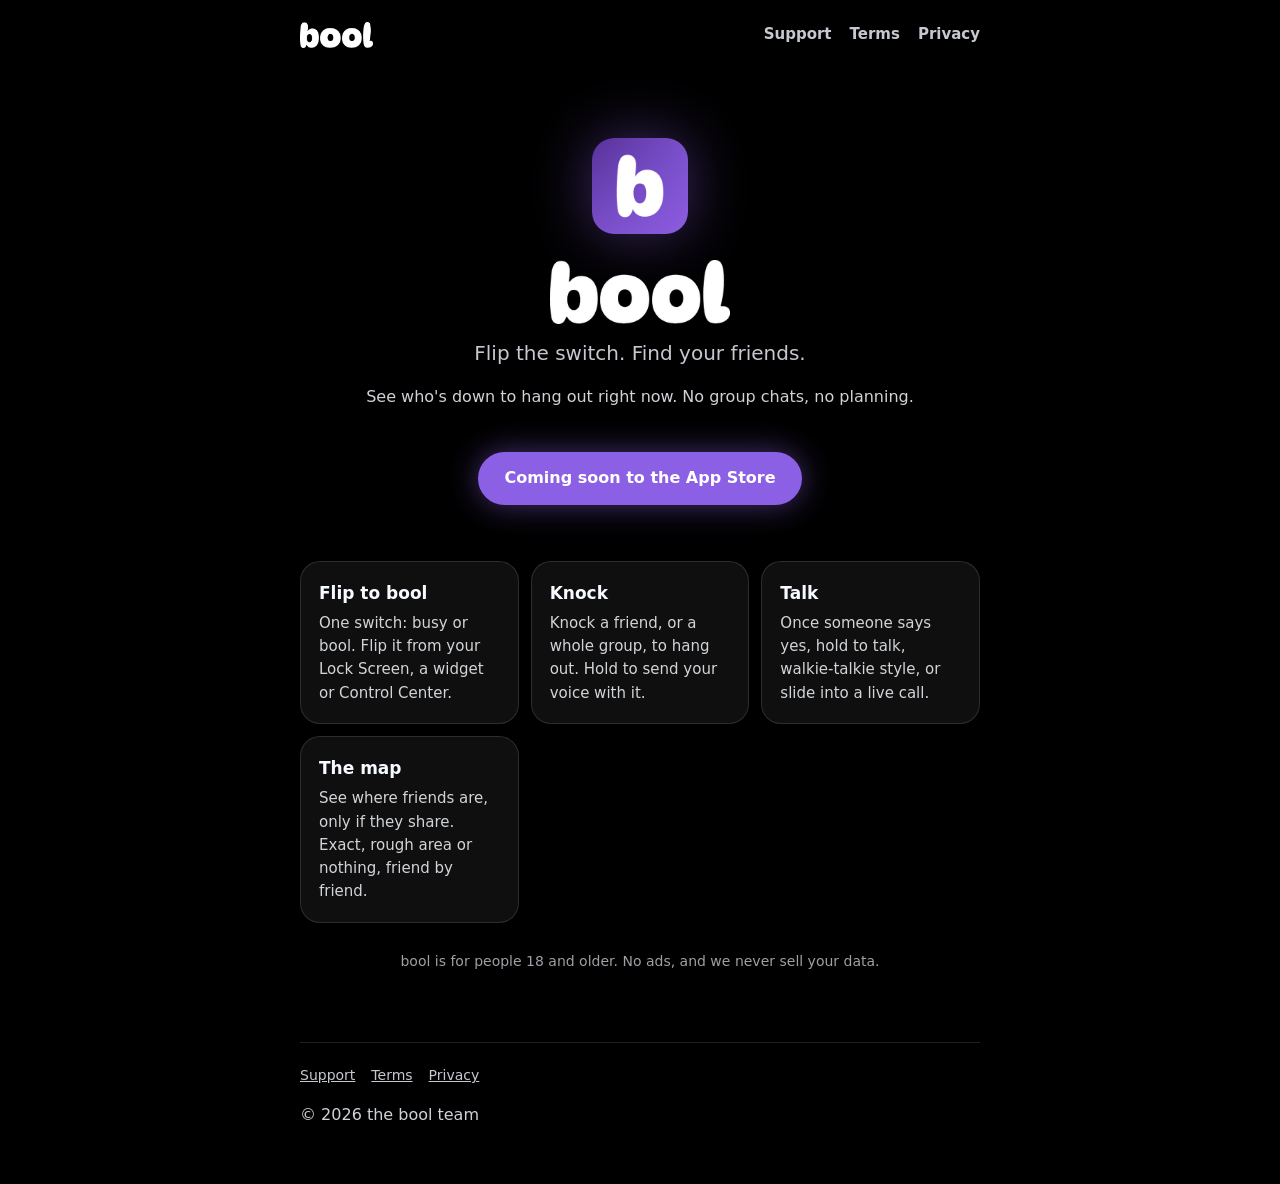
<file: index.html>
<!doctype html>
<html lang="en">
<head>
<meta charset="utf-8">
<meta name="viewport" content="width=device-width, initial-scale=1">
<title>bool</title>
<meta name="description" content="See who&#x27;s down to hang out right now.">
<meta name="theme-color" content="#000000">
<link rel="icon" href="assets/icon.png">
<link rel="apple-touch-icon" href="assets/apple-touch-icon.png">
<link rel="stylesheet" href="style.css">
</head>
<body>
<div class="wrap">
<header>
<a class="wordmark" href="index.html" aria-label="bool home"><img src="assets/b.png" alt=""><img src="assets/o.png" alt=""><img src="assets/o.png" alt=""><img src="assets/l.png" alt=""></a>
<nav><a href="support.html">Support</a><a href="terms.html">Terms</a><a href="privacy.html">Privacy</a></nav>
</header>
<main>

<section class="hero">
<img class="icon" src="assets/icon.png" alt="bool app icon">
<div class="big" role="img" aria-label="bool"><img src="assets/b.png" alt=""><img src="assets/o.png" alt=""><img src="assets/o.png" alt=""><img src="assets/l.png" alt=""></div>
<p class="tagline">Flip the switch. Find your friends.</p>
<p>See who's down to hang out right now. No group chats, no planning.</p>
<span class="badge">Coming soon to the App Store</span>
</section>
<div class="grid"><div class="card"><h3>Flip to bool</h3><p>One switch: busy or bool. Flip it from your Lock Screen, a widget or Control Center.</p></div><div class="card"><h3>Knock</h3><p>Knock a friend, or a whole group, to hang out. Hold to send your voice with it.</p></div><div class="card"><h3>Talk</h3><p>Once someone says yes, hold to talk, walkie-talkie style, or slide into a live call.</p></div><div class="card"><h3>The map</h3><p>See where friends are, only if they share. Exact, rough area or nothing, friend by friend.</p></div></div>
<p class="muted" style="margin-top:28px;text-align:center">bool is for people 18 and older. No ads, and we never sell your data.</p>

</main>
<footer>
<a href="support.html">Support</a><a href="terms.html">Terms</a><a href="privacy.html">Privacy</a>
<p>© 2026 the bool team</p>
</footer>
</div>
</body>
</html>
</file>
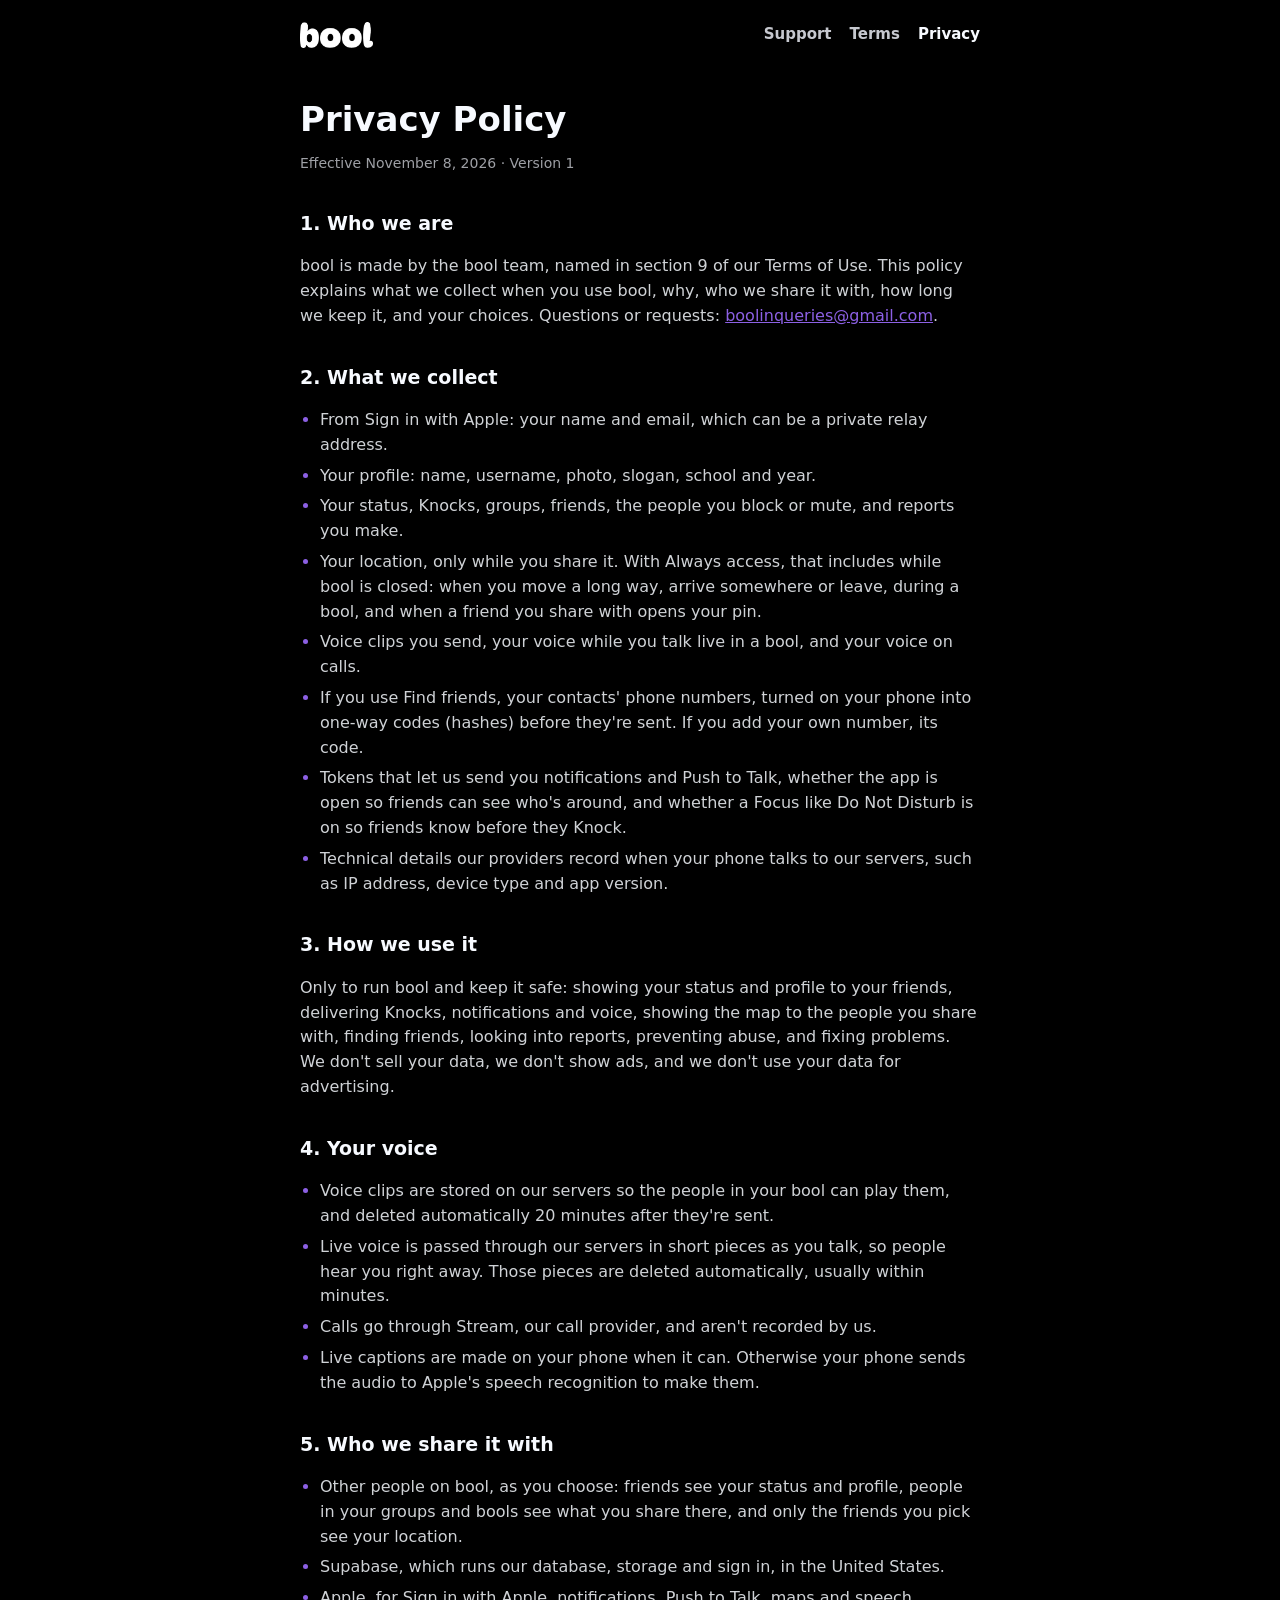
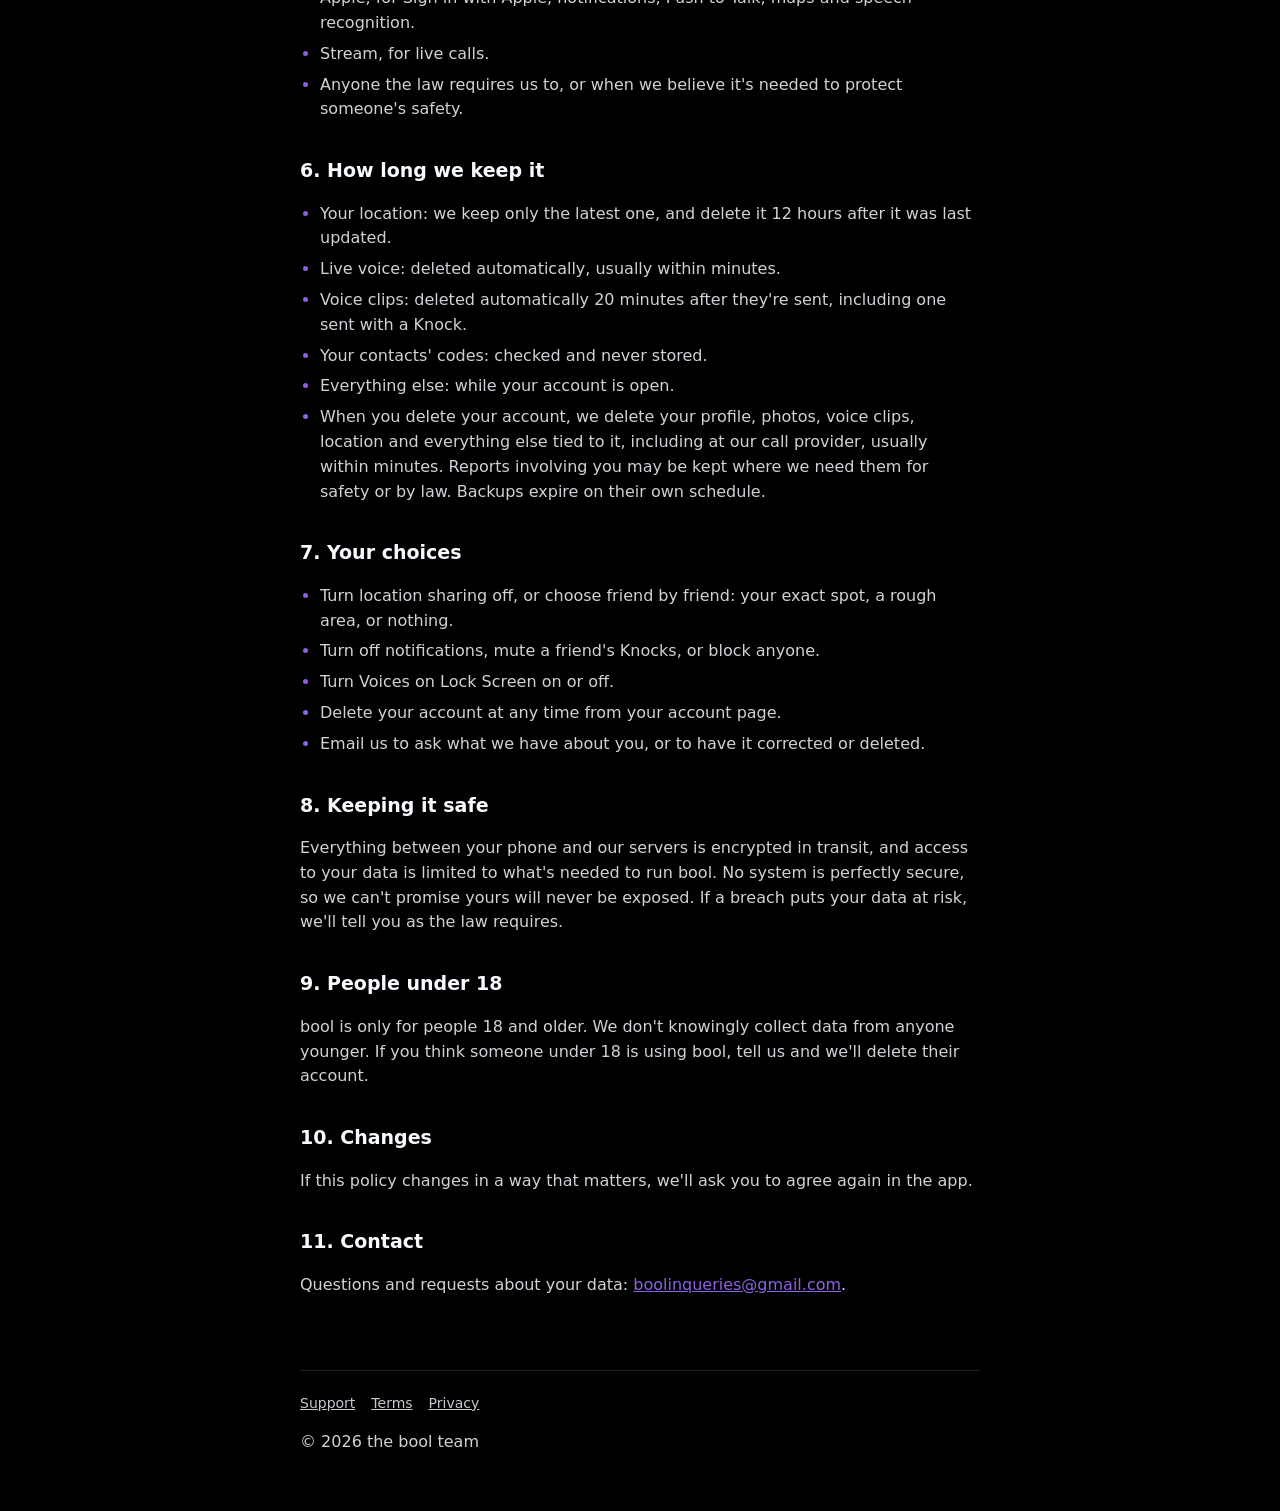
<file: privacy.html>
<!doctype html>
<html lang="en">
<head>
<meta charset="utf-8">
<meta name="viewport" content="width=device-width, initial-scale=1">
<title>bool Privacy Policy</title>
<meta name="description" content="What bool collects, why, and how to delete it.">
<meta name="theme-color" content="#000000">
<link rel="icon" href="assets/icon.png">
<link rel="apple-touch-icon" href="assets/apple-touch-icon.png">
<link rel="stylesheet" href="style.css">
</head>
<body>
<div class="wrap">
<header>
<a class="wordmark" href="index.html" aria-label="bool home"><img src="assets/b.png" alt=""><img src="assets/o.png" alt=""><img src="assets/o.png" alt=""><img src="assets/l.png" alt=""></a>
<nav><a href="support.html">Support</a><a href="terms.html">Terms</a><a href="privacy.html" aria-current="page">Privacy</a></nav>
</header>
<main>
<h1>Privacy Policy</h1>
<p class="muted">Effective November 8, 2026 · Version 1</p>
<h2 id="who-we-are">1. Who we are</h2>
<p>bool is made by the bool team, named in section 9 of our Terms of Use. This policy explains what we collect when you use bool, why, who we share it with, how long we keep it, and your choices. Questions or requests: <a href="mailto:boolinqueries@gmail.com">boolinqueries@gmail.com</a>.</p>
<h2 id="what-we-collect">2. What we collect</h2>
<ul><li>From Sign in with Apple: your name and email, which can be a private relay address.</li><li>Your profile: name, username, photo, slogan, school and year.</li><li>Your status, Knocks, groups, friends, the people you block or mute, and reports you make.</li><li>Your location, only while you share it. With Always access, that includes while bool is closed: when you move a long way, arrive somewhere or leave, during a bool, and when a friend you share with opens your pin.</li><li>Voice clips you send, your voice while you talk live in a bool, and your voice on calls.</li><li>If you use Find friends, your contacts&#x27; phone numbers, turned on your phone into one-way codes (hashes) before they&#x27;re sent. If you add your own number, its code.</li><li>Tokens that let us send you notifications and Push to Talk, whether the app is open so friends can see who&#x27;s around, and whether a Focus like Do Not Disturb is on so friends know before they Knock.</li><li>Technical details our providers record when your phone talks to our servers, such as IP address, device type and app version.</li></ul>
<h2 id="how-we-use-it">3. How we use it</h2>
<p>Only to run bool and keep it safe: showing your status and profile to your friends, delivering Knocks, notifications and voice, showing the map to the people you share with, finding friends, looking into reports, preventing abuse, and fixing problems. We don&#x27;t sell your data, we don&#x27;t show ads, and we don&#x27;t use your data for advertising.</p>
<h2 id="your-voice">4. Your voice</h2>
<ul><li>Voice clips are stored on our servers so the people in your bool can play them, and deleted automatically 20 minutes after they&#x27;re sent.</li><li>Live voice is passed through our servers in short pieces as you talk, so people hear you right away. Those pieces are deleted automatically, usually within minutes.</li><li>Calls go through Stream, our call provider, and aren&#x27;t recorded by us.</li><li>Live captions are made on your phone when it can. Otherwise your phone sends the audio to Apple&#x27;s speech recognition to make them.</li></ul>
<h2 id="who-we-share-it-with">5. Who we share it with</h2>
<ul><li>Other people on bool, as you choose: friends see your status and profile, people in your groups and bools see what you share there, and only the friends you pick see your location.</li><li>Supabase, which runs our database, storage and sign in, in the United States.</li><li>Apple, for Sign in with Apple, notifications, Push to Talk, maps and speech recognition.</li><li>Stream, for live calls.</li><li>Anyone the law requires us to, or when we believe it&#x27;s needed to protect someone&#x27;s safety.</li></ul>
<h2 id="how-long-we-keep-it">6. How long we keep it</h2>
<ul><li>Your location: we keep only the latest one, and delete it 12 hours after it was last updated.</li><li>Live voice: deleted automatically, usually within minutes.</li><li>Voice clips: deleted automatically 20 minutes after they&#x27;re sent, including one sent with a Knock.</li><li>Your contacts&#x27; codes: checked and never stored.</li><li>Everything else: while your account is open.</li><li>When you delete your account, we delete your profile, photos, voice clips, location and everything else tied to it, including at our call provider, usually within minutes. Reports involving you may be kept where we need them for safety or by law. Backups expire on their own schedule.</li></ul>
<h2 id="your-choices">7. Your choices</h2>
<ul><li>Turn location sharing off, or choose friend by friend: your exact spot, a rough area, or nothing.</li><li>Turn off notifications, mute a friend&#x27;s Knocks, or block anyone.</li><li>Turn Voices on Lock Screen on or off.</li><li>Delete your account at any time from your account page.</li><li>Email us to ask what we have about you, or to have it corrected or deleted.</li></ul>
<h2 id="keeping-it-safe">8. Keeping it safe</h2>
<p>Everything between your phone and our servers is encrypted in transit, and access to your data is limited to what&#x27;s needed to run bool. No system is perfectly secure, so we can&#x27;t promise yours will never be exposed. If a breach puts your data at risk, we&#x27;ll tell you as the law requires.</p>
<h2 id="people-under-18">9. People under 18</h2>
<p>bool is only for people 18 and older. We don&#x27;t knowingly collect data from anyone younger. If you think someone under 18 is using bool, tell us and we&#x27;ll delete their account.</p>
<h2 id="changes">10. Changes</h2>
<p>If this policy changes in a way that matters, we&#x27;ll ask you to agree again in the app.</p>
<h2 id="contact">11. Contact</h2>
<p>Questions and requests about your data: <a href="mailto:boolinqueries@gmail.com">boolinqueries@gmail.com</a>.</p>
</main>
<footer>
<a href="support.html">Support</a><a href="terms.html">Terms</a><a href="privacy.html">Privacy</a>
<p>© 2026 the bool team</p>
</footer>
</div>
</body>
</html>
</file>
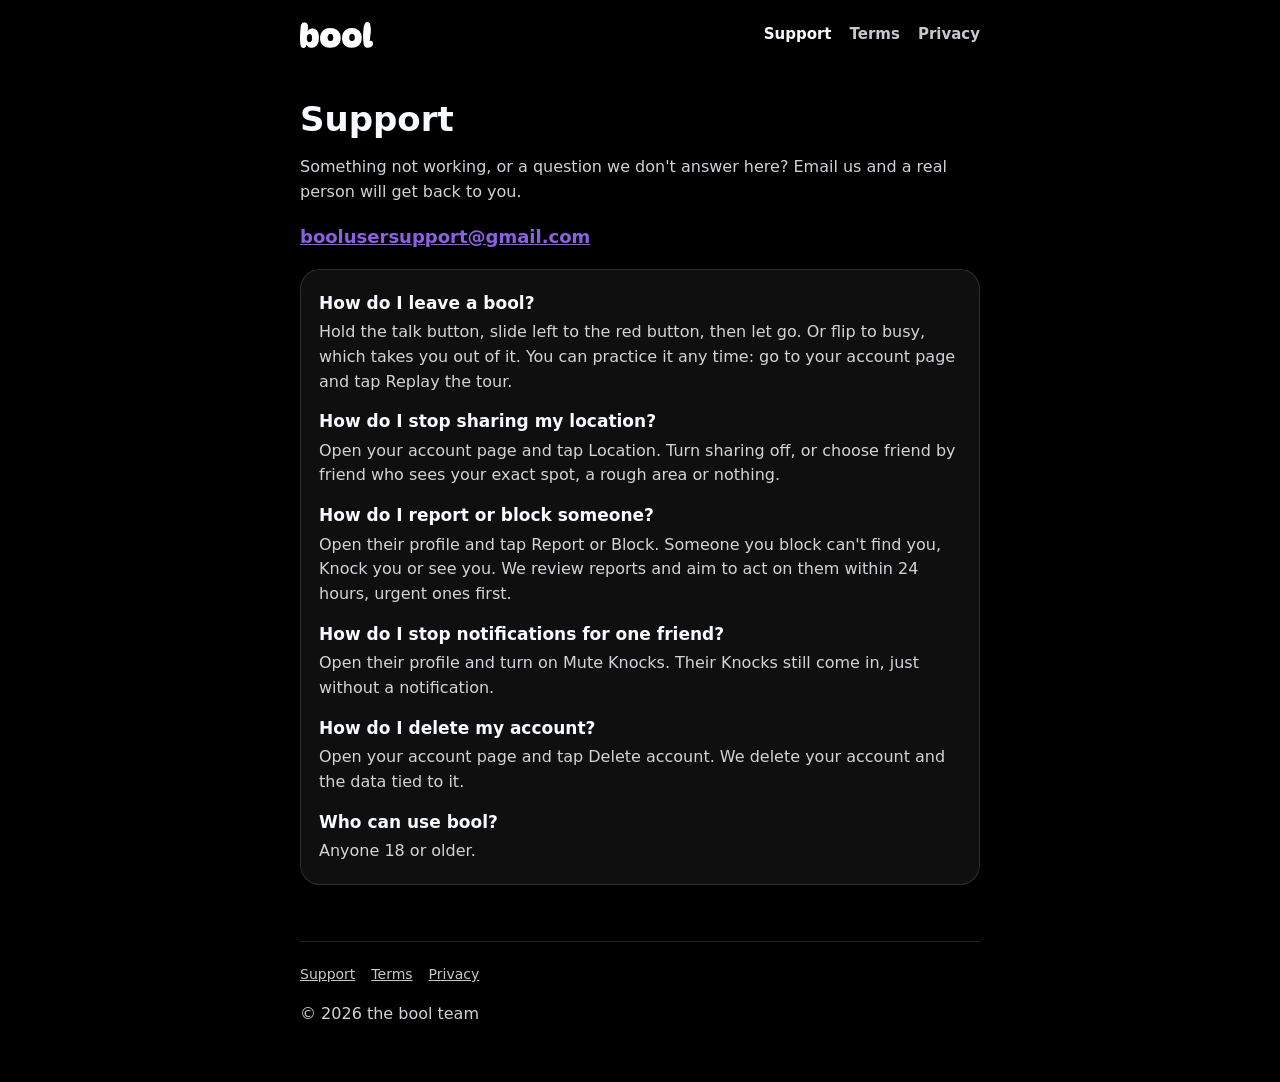
<file: support.html>
<!doctype html>
<html lang="en">
<head>
<meta charset="utf-8">
<meta name="viewport" content="width=device-width, initial-scale=1">
<title>bool Support</title>
<meta name="description" content="Help with bool, and how to reach us.">
<meta name="theme-color" content="#000000">
<link rel="icon" href="assets/icon.png">
<link rel="apple-touch-icon" href="assets/apple-touch-icon.png">
<link rel="stylesheet" href="style.css">
</head>
<body>
<div class="wrap">
<header>
<a class="wordmark" href="index.html" aria-label="bool home"><img src="assets/b.png" alt=""><img src="assets/o.png" alt=""><img src="assets/o.png" alt=""><img src="assets/l.png" alt=""></a>
<nav><a href="support.html" aria-current="page">Support</a><a href="terms.html">Terms</a><a href="privacy.html">Privacy</a></nav>
</header>
<main>

<h1>Support</h1>
<p>Something not working, or a question we don't answer here? Email us and a real person will get back to you.</p>
<p class="contact"><a href="mailto:boolusersupport@gmail.com">boolusersupport@gmail.com</a></p>
<div class="qa"><h2>How do I leave a bool?</h2><p>Hold the talk button, slide left to the red button, then let go. Or flip to busy, which takes you out of it. You can practice it any time: go to your account page and tap Replay the tour.</p><h2>How do I stop sharing my location?</h2><p>Open your account page and tap Location. Turn sharing off, or choose friend by friend who sees your exact spot, a rough area or nothing.</p><h2>How do I report or block someone?</h2><p>Open their profile and tap Report or Block. Someone you block can&#x27;t find you, Knock you or see you. We review reports and aim to act on them within 24 hours, urgent ones first.</p><h2>How do I stop notifications for one friend?</h2><p>Open their profile and turn on Mute Knocks. Their Knocks still come in, just without a notification.</p><h2>How do I delete my account?</h2><p>Open your account page and tap Delete account. We delete your account and the data tied to it.</p><h2>Who can use bool?</h2><p>Anyone 18 or older.</p></div>

</main>
<footer>
<a href="support.html">Support</a><a href="terms.html">Terms</a><a href="privacy.html">Privacy</a>
<p>© 2026 the bool team</p>
</footer>
</div>
</body>
</html>
</file>
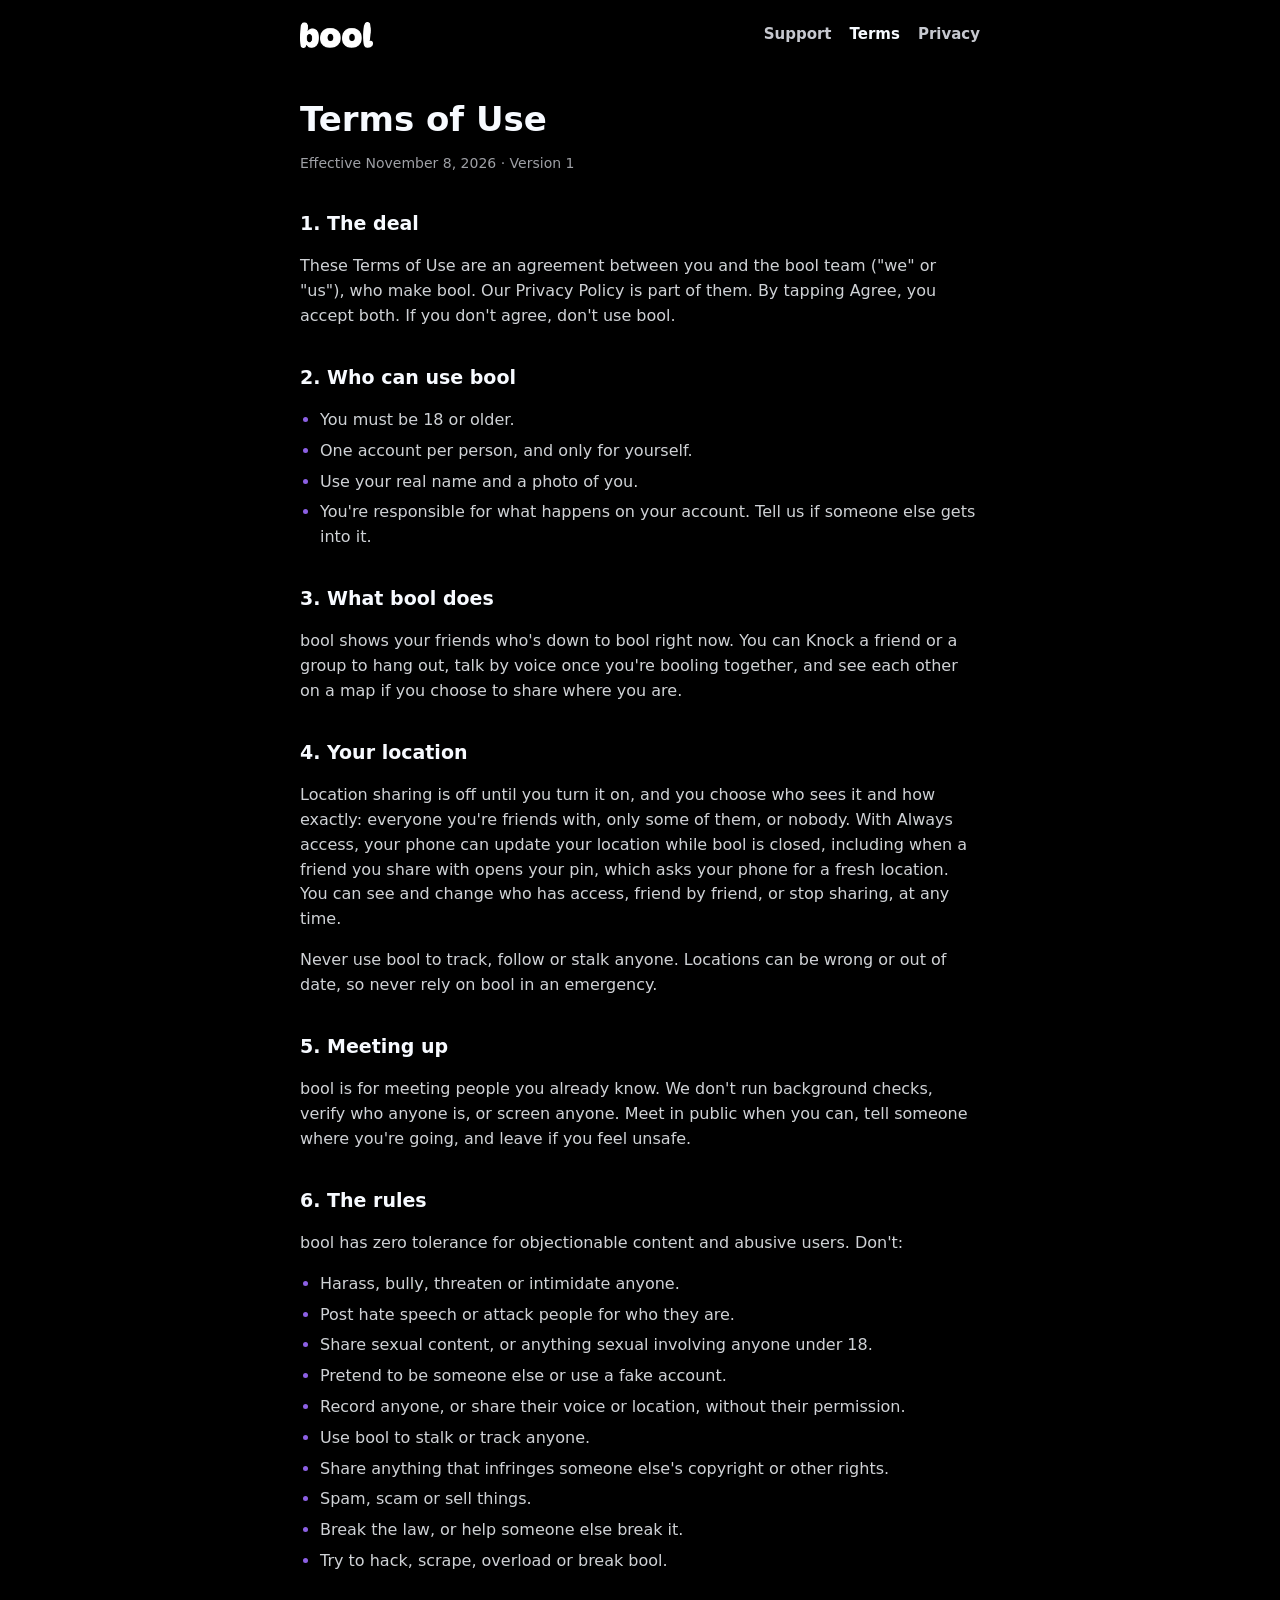
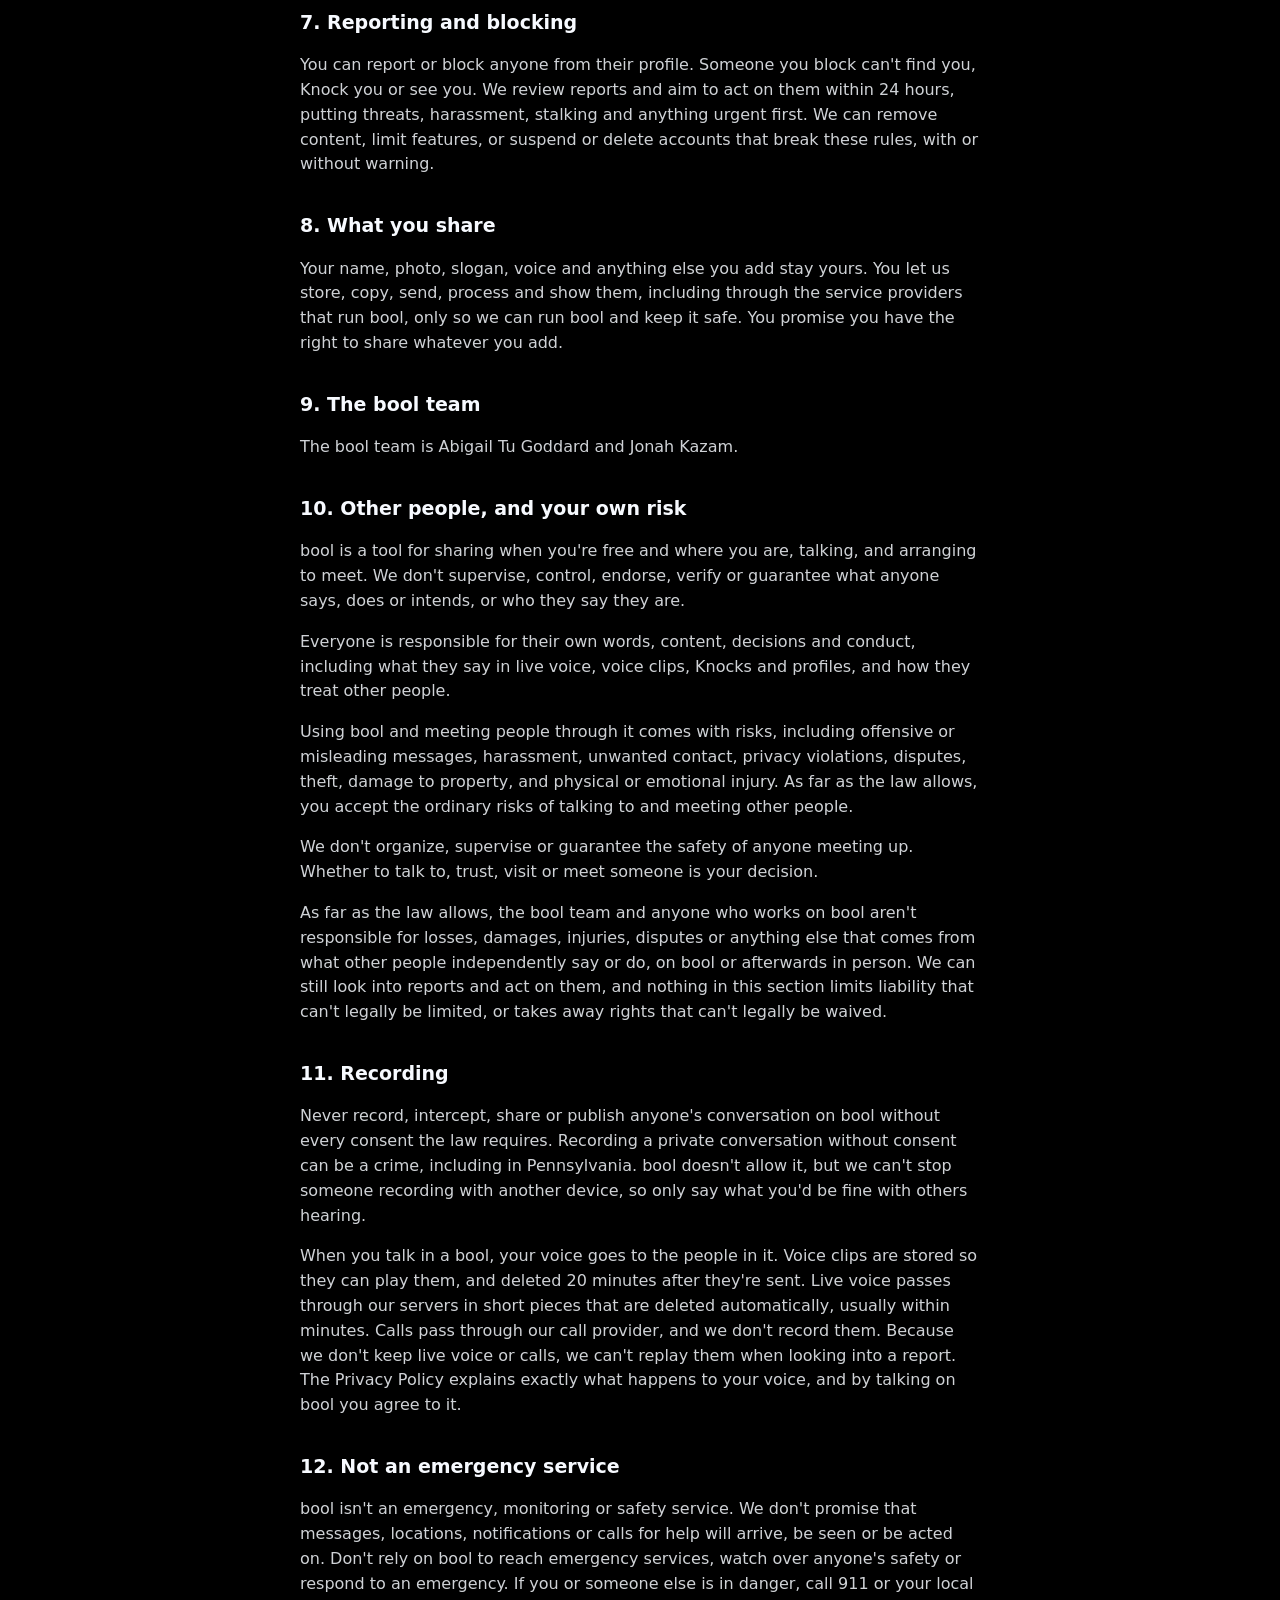
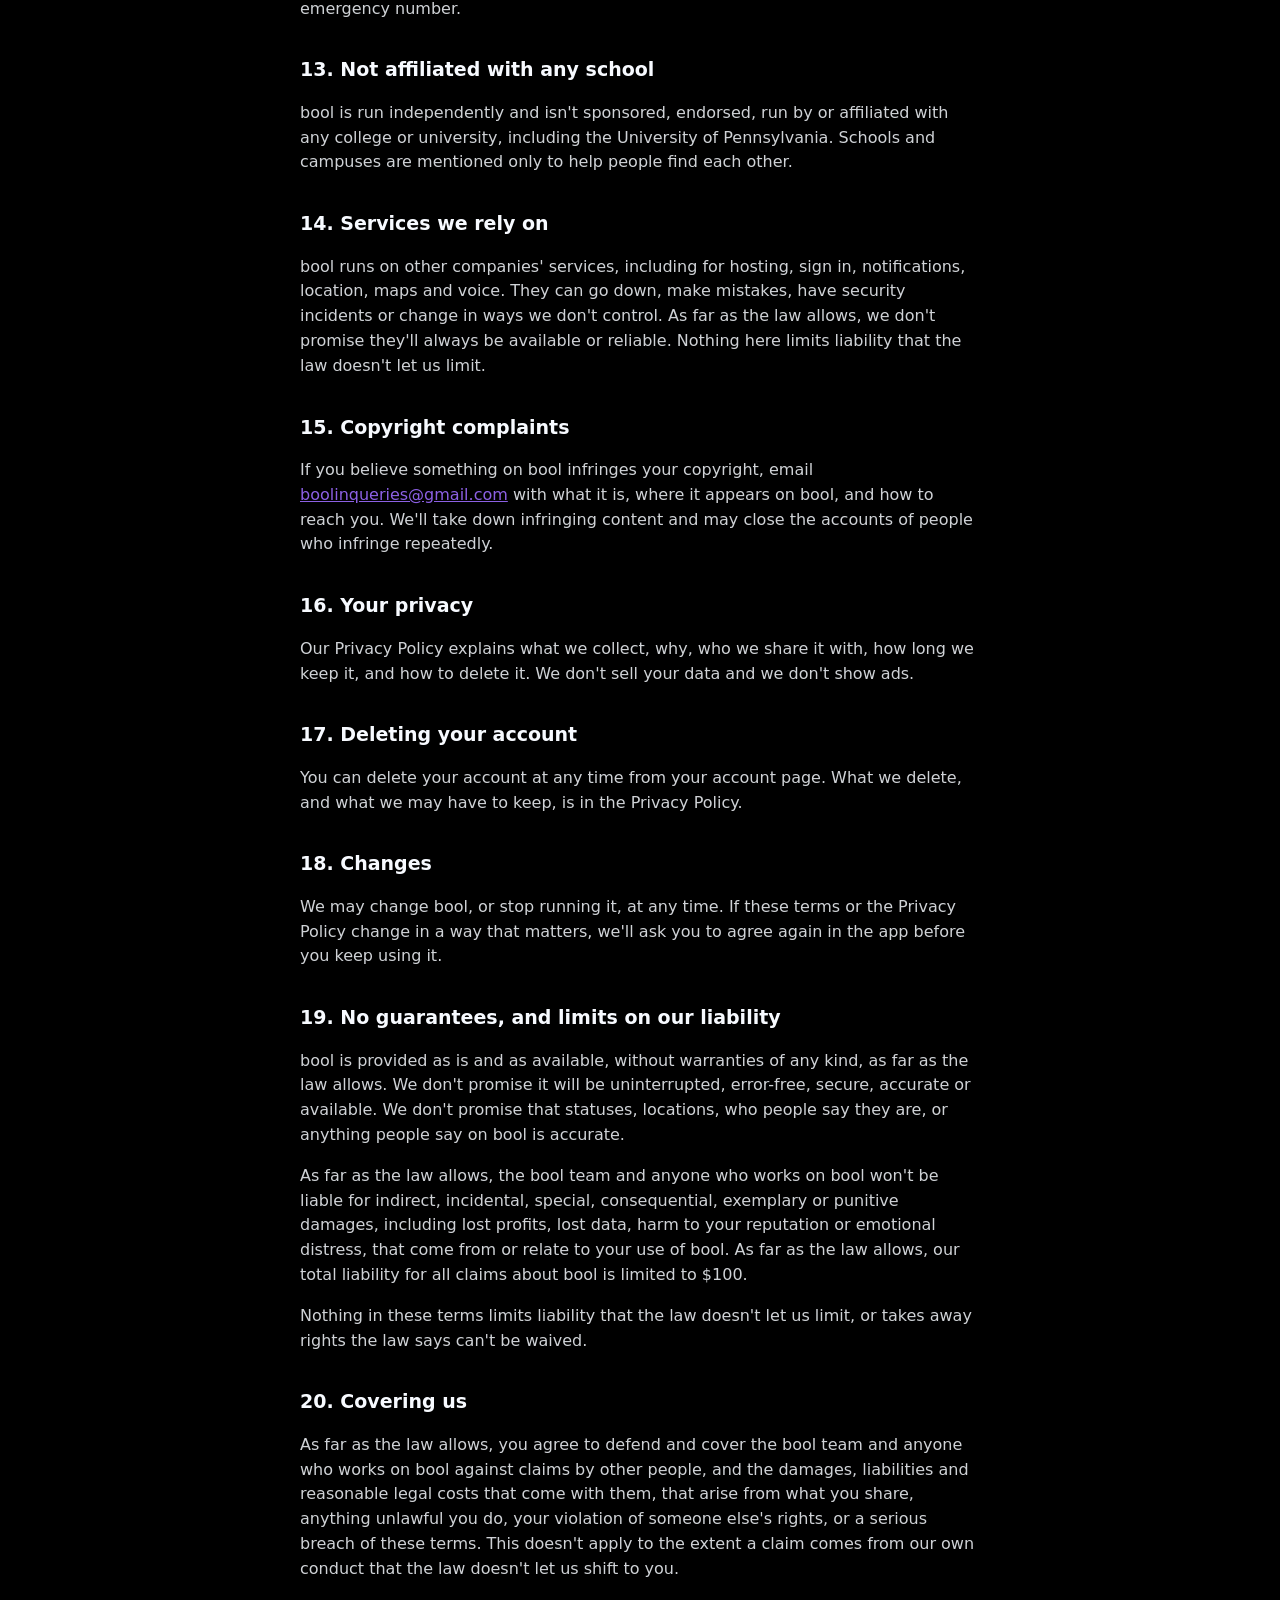
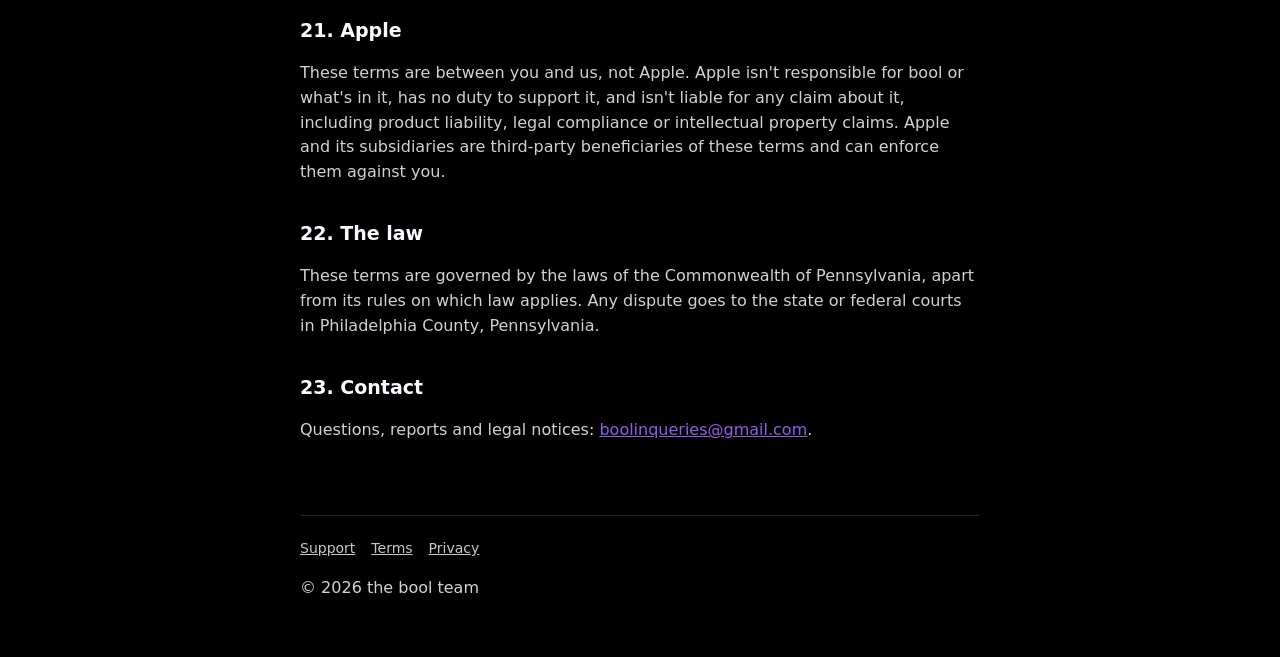
<file: terms.html>
<!doctype html>
<html lang="en">
<head>
<meta charset="utf-8">
<meta name="viewport" content="width=device-width, initial-scale=1">
<title>bool Terms of Use</title>
<meta name="description" content="The terms everyone agrees to before using bool.">
<meta name="theme-color" content="#000000">
<link rel="icon" href="assets/icon.png">
<link rel="apple-touch-icon" href="assets/apple-touch-icon.png">
<link rel="stylesheet" href="style.css">
</head>
<body>
<div class="wrap">
<header>
<a class="wordmark" href="index.html" aria-label="bool home"><img src="assets/b.png" alt=""><img src="assets/o.png" alt=""><img src="assets/o.png" alt=""><img src="assets/l.png" alt=""></a>
<nav><a href="support.html">Support</a><a href="terms.html" aria-current="page">Terms</a><a href="privacy.html">Privacy</a></nav>
</header>
<main>
<h1>Terms of Use</h1>
<p class="muted">Effective November 8, 2026 · Version 1</p>
<h2 id="the-deal">1. The deal</h2>
<p>These Terms of Use are an agreement between you and the bool team (&quot;we&quot; or &quot;us&quot;), who make bool. Our Privacy Policy is part of them. By tapping Agree, you accept both. If you don&#x27;t agree, don&#x27;t use bool.</p>
<h2 id="who-can-use-bool">2. Who can use bool</h2>
<ul><li>You must be 18 or older.</li><li>One account per person, and only for yourself.</li><li>Use your real name and a photo of you.</li><li>You&#x27;re responsible for what happens on your account. Tell us if someone else gets into it.</li></ul>
<h2 id="what-bool-does">3. What bool does</h2>
<p>bool shows your friends who&#x27;s down to bool right now. You can Knock a friend or a group to hang out, talk by voice once you&#x27;re booling together, and see each other on a map if you choose to share where you are.</p>
<h2 id="your-location">4. Your location</h2>
<p>Location sharing is off until you turn it on, and you choose who sees it and how exactly: everyone you&#x27;re friends with, only some of them, or nobody. With Always access, your phone can update your location while bool is closed, including when a friend you share with opens your pin, which asks your phone for a fresh location. You can see and change who has access, friend by friend, or stop sharing, at any time.</p>
<p>Never use bool to track, follow or stalk anyone. Locations can be wrong or out of date, so never rely on bool in an emergency.</p>
<h2 id="meeting-up">5. Meeting up</h2>
<p>bool is for meeting people you already know. We don&#x27;t run background checks, verify who anyone is, or screen anyone. Meet in public when you can, tell someone where you&#x27;re going, and leave if you feel unsafe.</p>
<h2 id="the-rules">6. The rules</h2>
<p>bool has zero tolerance for objectionable content and abusive users. Don&#x27;t:</p>
<ul><li>Harass, bully, threaten or intimidate anyone.</li><li>Post hate speech or attack people for who they are.</li><li>Share sexual content, or anything sexual involving anyone under 18.</li><li>Pretend to be someone else or use a fake account.</li><li>Record anyone, or share their voice or location, without their permission.</li><li>Use bool to stalk or track anyone.</li><li>Share anything that infringes someone else&#x27;s copyright or other rights.</li><li>Spam, scam or sell things.</li><li>Break the law, or help someone else break it.</li><li>Try to hack, scrape, overload or break bool.</li></ul>
<h2 id="reporting-and-blocking">7. Reporting and blocking</h2>
<p>You can report or block anyone from their profile. Someone you block can&#x27;t find you, Knock you or see you. We review reports and aim to act on them within 24 hours, putting threats, harassment, stalking and anything urgent first. We can remove content, limit features, or suspend or delete accounts that break these rules, with or without warning.</p>
<h2 id="what-you-share">8. What you share</h2>
<p>Your name, photo, slogan, voice and anything else you add stay yours. You let us store, copy, send, process and show them, including through the service providers that run bool, only so we can run bool and keep it safe. You promise you have the right to share whatever you add.</p>
<h2 id="the-bool-team">9. The bool team</h2>
<p>The bool team is Abigail Tu Goddard and Jonah Kazam.</p>
<h2 id="other-people-and-your-own-risk">10. Other people, and your own risk</h2>
<p>bool is a tool for sharing when you&#x27;re free and where you are, talking, and arranging to meet. We don&#x27;t supervise, control, endorse, verify or guarantee what anyone says, does or intends, or who they say they are.</p>
<p>Everyone is responsible for their own words, content, decisions and conduct, including what they say in live voice, voice clips, Knocks and profiles, and how they treat other people.</p>
<p>Using bool and meeting people through it comes with risks, including offensive or misleading messages, harassment, unwanted contact, privacy violations, disputes, theft, damage to property, and physical or emotional injury. As far as the law allows, you accept the ordinary risks of talking to and meeting other people.</p>
<p>We don&#x27;t organize, supervise or guarantee the safety of anyone meeting up. Whether to talk to, trust, visit or meet someone is your decision.</p>
<p>As far as the law allows, the bool team and anyone who works on bool aren&#x27;t responsible for losses, damages, injuries, disputes or anything else that comes from what other people independently say or do, on bool or afterwards in person. We can still look into reports and act on them, and nothing in this section limits liability that can&#x27;t legally be limited, or takes away rights that can&#x27;t legally be waived.</p>
<h2 id="recording">11. Recording</h2>
<p>Never record, intercept, share or publish anyone&#x27;s conversation on bool without every consent the law requires. Recording a private conversation without consent can be a crime, including in Pennsylvania. bool doesn&#x27;t allow it, but we can&#x27;t stop someone recording with another device, so only say what you&#x27;d be fine with others hearing.</p>
<p>When you talk in a bool, your voice goes to the people in it. Voice clips are stored so they can play them, and deleted 20 minutes after they&#x27;re sent. Live voice passes through our servers in short pieces that are deleted automatically, usually within minutes. Calls pass through our call provider, and we don&#x27;t record them. Because we don&#x27;t keep live voice or calls, we can&#x27;t replay them when looking into a report. The Privacy Policy explains exactly what happens to your voice, and by talking on bool you agree to it.</p>
<h2 id="not-an-emergency-service">12. Not an emergency service</h2>
<p>bool isn&#x27;t an emergency, monitoring or safety service. We don&#x27;t promise that messages, locations, notifications or calls for help will arrive, be seen or be acted on. Don&#x27;t rely on bool to reach emergency services, watch over anyone&#x27;s safety or respond to an emergency. If you or someone else is in danger, call 911 or your local emergency number.</p>
<h2 id="not-affiliated-with-any-school">13. Not affiliated with any school</h2>
<p>bool is run independently and isn&#x27;t sponsored, endorsed, run by or affiliated with any college or university, including the University of Pennsylvania. Schools and campuses are mentioned only to help people find each other.</p>
<h2 id="services-we-rely-on">14. Services we rely on</h2>
<p>bool runs on other companies&#x27; services, including for hosting, sign in, notifications, location, maps and voice. They can go down, make mistakes, have security incidents or change in ways we don&#x27;t control. As far as the law allows, we don&#x27;t promise they&#x27;ll always be available or reliable. Nothing here limits liability that the law doesn&#x27;t let us limit.</p>
<h2 id="copyright-complaints">15. Copyright complaints</h2>
<p>If you believe something on bool infringes your copyright, email <a href="mailto:boolinqueries@gmail.com">boolinqueries@gmail.com</a> with what it is, where it appears on bool, and how to reach you. We&#x27;ll take down infringing content and may close the accounts of people who infringe repeatedly.</p>
<h2 id="your-privacy">16. Your privacy</h2>
<p>Our Privacy Policy explains what we collect, why, who we share it with, how long we keep it, and how to delete it. We don&#x27;t sell your data and we don&#x27;t show ads.</p>
<h2 id="deleting-your-account">17. Deleting your account</h2>
<p>You can delete your account at any time from your account page. What we delete, and what we may have to keep, is in the Privacy Policy.</p>
<h2 id="changes">18. Changes</h2>
<p>We may change bool, or stop running it, at any time. If these terms or the Privacy Policy change in a way that matters, we&#x27;ll ask you to agree again in the app before you keep using it.</p>
<h2 id="no-guarantees-and-limits-on-our-liability">19. No guarantees, and limits on our liability</h2>
<p>bool is provided as is and as available, without warranties of any kind, as far as the law allows. We don&#x27;t promise it will be uninterrupted, error-free, secure, accurate or available. We don&#x27;t promise that statuses, locations, who people say they are, or anything people say on bool is accurate.</p>
<p>As far as the law allows, the bool team and anyone who works on bool won&#x27;t be liable for indirect, incidental, special, consequential, exemplary or punitive damages, including lost profits, lost data, harm to your reputation or emotional distress, that come from or relate to your use of bool. As far as the law allows, our total liability for all claims about bool is limited to $100.</p>
<p>Nothing in these terms limits liability that the law doesn&#x27;t let us limit, or takes away rights the law says can&#x27;t be waived.</p>
<h2 id="covering-us">20. Covering us</h2>
<p>As far as the law allows, you agree to defend and cover the bool team and anyone who works on bool against claims by other people, and the damages, liabilities and reasonable legal costs that come with them, that arise from what you share, anything unlawful you do, your violation of someone else&#x27;s rights, or a serious breach of these terms. This doesn&#x27;t apply to the extent a claim comes from our own conduct that the law doesn&#x27;t let us shift to you.</p>
<h2 id="apple">21. Apple</h2>
<p>These terms are between you and us, not Apple. Apple isn&#x27;t responsible for bool or what&#x27;s in it, has no duty to support it, and isn&#x27;t liable for any claim about it, including product liability, legal compliance or intellectual property claims. Apple and its subsidiaries are third-party beneficiaries of these terms and can enforce them against you.</p>
<h2 id="the-law">22. The law</h2>
<p>These terms are governed by the laws of the Commonwealth of Pennsylvania, apart from its rules on which law applies. Any dispute goes to the state or federal courts in Philadelphia County, Pennsylvania.</p>
<h2 id="contact">23. Contact</h2>
<p>Questions, reports and legal notices: <a href="mailto:boolinqueries@gmail.com">boolinqueries@gmail.com</a>.</p>
</main>
<footer>
<a href="support.html">Support</a><a href="terms.html">Terms</a><a href="privacy.html">Privacy</a>
<p>© 2026 the bool team</p>
</footer>
</div>
</body>
</html>
</file>
<file: style.css>
:root {
  --purple: #8c60e4;
  --silver: #c6c8cf;
  --neon: #f7faff;
  --card: rgba(255, 255, 255, 0.06);
  --line: rgba(198, 200, 207, 0.16);
}
* { box-sizing: border-box; }
html { -webkit-text-size-adjust: 100%; }
body {
  margin: 0;
  background: #000;
  color: var(--neon);
  font-family: ui-rounded, "SF Pro Rounded", system-ui, -apple-system, "Segoe UI", sans-serif;
  line-height: 1.55;
}
a { color: var(--purple); }
.wrap { max-width: 720px; margin: 0 auto; padding: 0 20px; }
header { display: flex; flex-wrap: wrap; align-items: center; justify-content: space-between; gap: 12px 20px; padding: 22px 0; }
.wordmark { display: inline-flex; align-items: flex-end; gap: 1px; text-decoration: none; }
.wordmark img { height: 26px; width: auto; display: block; }
nav { display: flex; flex-wrap: wrap; gap: 6px 18px; }
nav a { color: var(--silver); text-decoration: none; font-weight: 600; font-size: 15px; }
nav a:hover, nav a[aria-current] { color: var(--neon); }
main { padding: 12px 0 56px; }
h1 { font-size: 34px; line-height: 1.15; margin: 18px 0 10px; font-weight: 800; }
h2 { font-size: 19px; margin: 34px 0 8px; font-weight: 700; }
p, li { color: rgba(247, 250, 255, 0.84); font-size: 16px; }
.muted { color: var(--silver); opacity: 0.8; font-size: 14px; }
ul { padding-left: 20px; }
li { margin: 6px 0; }
li::marker { color: var(--purple); }
.hero { text-align: center; padding: 56px 0 26px; }
.hero .icon { display: block; margin: 0 auto; width: 96px; height: 96px; border-radius: 22px; box-shadow: 0 0 60px rgba(140, 96, 228, 0.45); }
.hero .big { display: flex; justify-content: center; align-items: flex-end; gap: 2px; margin-top: 26px; }
.hero .big img { height: 64px; width: auto; }
.tagline { font-size: 20px; color: var(--silver); margin: 14px 0 0; }
.badge {
  display: inline-block; margin-top: 26px; padding: 14px 26px; border-radius: 999px;
  background: var(--purple); color: #fff; font-weight: 700; text-decoration: none; white-space: nowrap;
  box-shadow: 0 0 30px rgba(140, 96, 228, 0.5);
}
.grid { display: grid; grid-template-columns: repeat(auto-fit, minmax(200px, 1fr)); gap: 12px; margin-top: 30px; }
.card { background: var(--card); border: 1px solid var(--line); border-radius: 20px; padding: 18px; }
.card h3 { margin: 0 0 6px; font-size: 17px; }
.card p { margin: 0; font-size: 15px; }
.qa { background: var(--card); border: 1px solid var(--line); border-radius: 20px; padding: 6px 18px; margin-top: 12px; }
.qa h2 { font-size: 17px; margin: 14px 0 4px; }
.qa p { margin: 0 0 14px; }
.contact { font-size: 18px; font-weight: 700; }
footer { border-top: 1px solid var(--line); padding: 22px 0 40px; font-size: 14px; color: var(--silver); }
footer a { color: var(--silver); margin-right: 16px; }
@media (max-width: 480px) {
  h1 { font-size: 28px; }
  nav { gap: 14px; }
  .hero .big img { height: 52px; }
}
</file>
